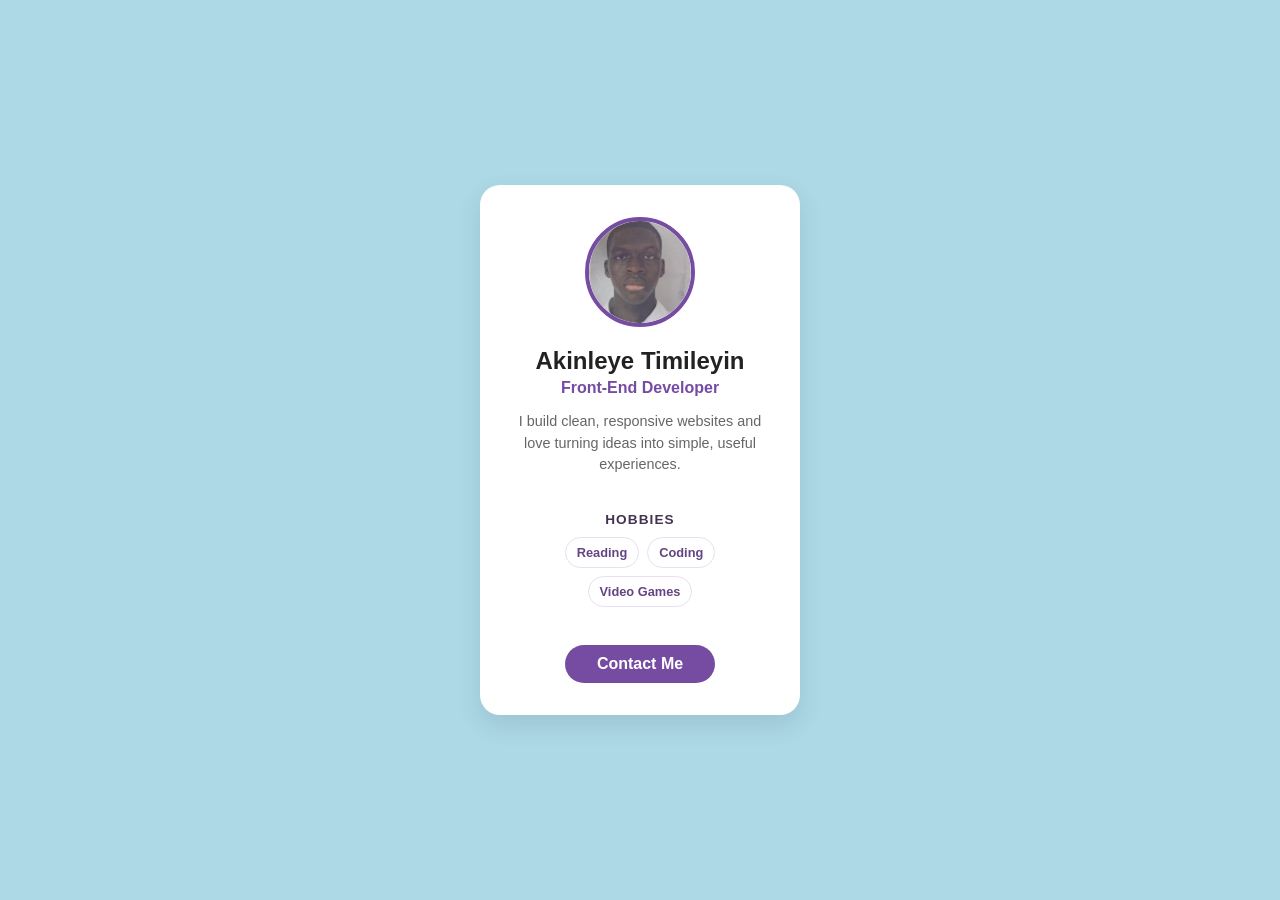
<file: index.html>
<!DOCTYPE html>
<html lang="en">
<head>
  <meta charset="UTF-8">
  <meta name="viewport" content="width=device-width, initial-scale=1.0">
  <title>Profile Card</title>
  <link rel="stylesheet" href="style.css">
</head>
<body>
  <div class="card">
    <img class="avatar" src="OG PASSPORT.jpg" alt="Profile photo">
    <h2 class="name">Akinleye Timileyin</h2>
    <p class="title">Front-End Developer</p>
    <p class="bio">I build clean, responsive websites and love turning ideas into simple, useful experiences.</p>


    <section class="hobbies" aria-labelledby="hobbies-title">
      <h3 class="hobbies-title" id="hobbies-title">Hobbies</h3>
      <ul class="hobby-list">
        <li>Reading</li>
        <li>Coding</li>
        <li>Video Games</li>
      </ul>
    </section>

    <a href="https://www.linkedin.com/in/timileyin-akinleye-28198b28a" class="btn">Contact Me</a>
  </div>
</body>
</html>
</file>
<file: style.css>
* {
  margin: 0;
  padding: 0;
  box-sizing: border-box;
}

body {
  font-family: "Segoe UI", Arial, sans-serif;
  background: lightblue;
  min-height: 100vh;
  display: flex;
  justify-content: center;
  align-items: center;
  padding: 20px;
}

.card {
  background: #ffffff;
  width: 100%;
  max-width: 320px;
  padding: 32px 24px;
  border-radius: 20px;
  text-align: center;
  box-shadow: 0 10px 25px rgba(38, 54, 72, 0.12);
  transition: transform 0.25s ease, box-shadow 0.25s ease;
}

.card:hover {
  transform: translateY(-8px);
  box-shadow: 0 18px 38px rgba(38, 54, 72, 0.22);
}

.avatar {
  width: 110px;
  height: 110px;
  border-radius: 50%;
  object-fit: cover;
  border: 4px solid #764ba2;
  margin-bottom: 16px;
}

.name {
  font-size: 1.5rem;
  color: #222;
}

.title {
  color: #764ba2;
  font-weight: 600;
  margin: 4px 0 14px;
}

.bio {
  font-size: 0.9rem;
  color: #666;
  line-height: 1.5;
  margin-bottom: 20px;
}

.hobbies {
  margin: 0 0 22px;
  padding: 16px;
  background: transparent;
  border-radius: 14px;
  text-align: center;
  list-style: none;
}

.hobbies-title {
  margin-bottom: 10px;
  color: #43334f;
  font-size: 0.85rem;
  letter-spacing: 0.08em;
  text-align: center;
  text-transform: uppercase;
}

.hobby-list {
  display: flex;
  flex-wrap: wrap;
  justify-content: center;
  gap: 8px;
  list-style: none;
}

.hobby-list li {
  padding: 7px 11px;
  border: 1px solid #e8dff1;
  border-radius: 999px;
  background: #fff;
  color: #654483;
  font-size: 0.8rem;
  font-weight: 600;
}

.stats {
  display: flex;
  justify-content: space-around;
  margin-bottom: 24px;
}

.stats strong {
  display: block;
  font-size: 1.1rem;
  color: #222;
}

.stats span {
  font-size: 0.8rem;
  color: #888;
}

.btn {
  display: inline-block;
  padding: 10px 32px;
  background: #764ba2;
  color: #fff;
  text-decoration: none;
  border-radius: 25px;
  font-weight: 600;
  transition: background 0.3s ease;
}

.btn:hover {
  background: #5a3a80;
}
</file>
